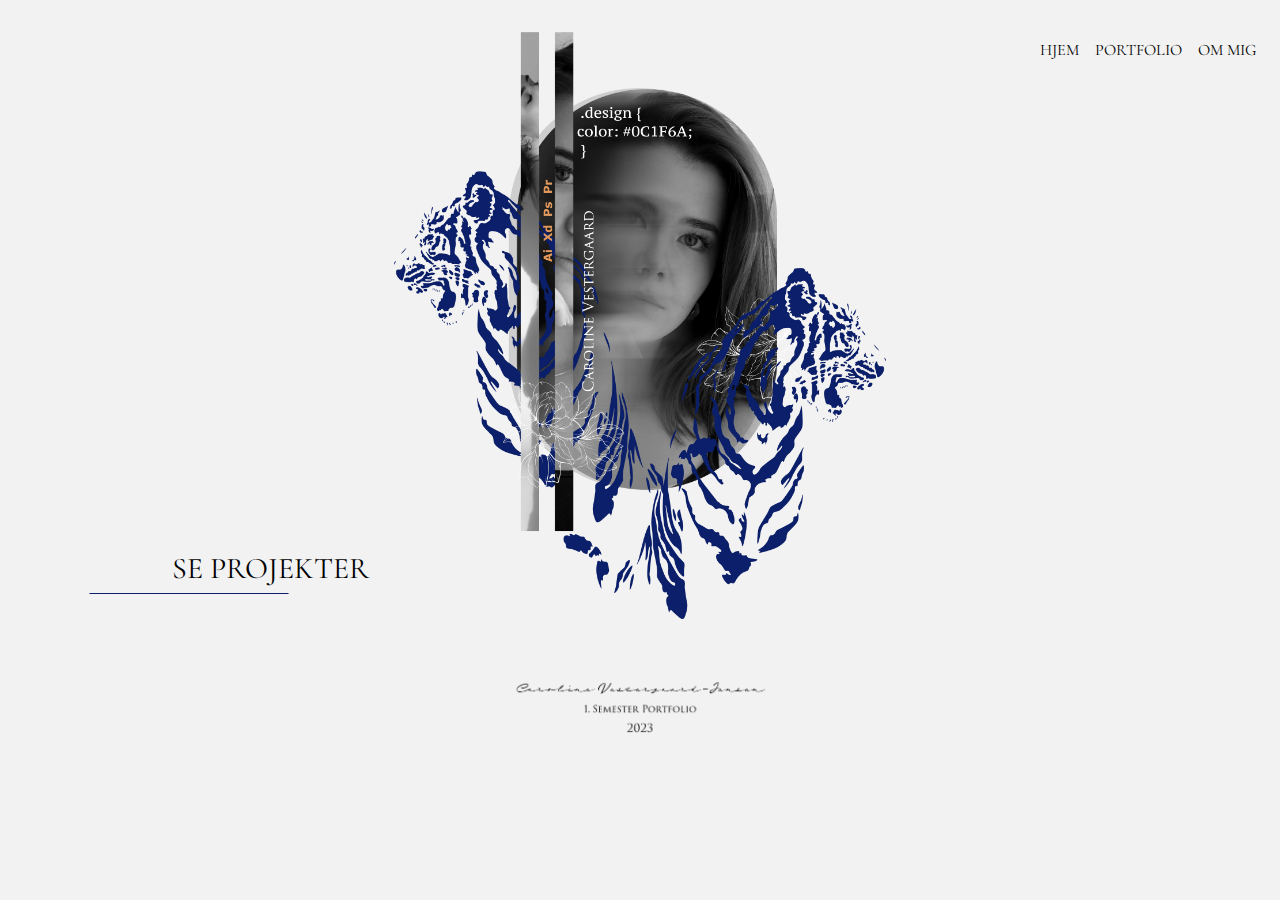
<file: index.html>
<!DOCTYPE html>
<html lang="da">

<head>
    <link rel="apple-touch-icon" sizes="180x180" href="favicon/apple-touch-icon.png">
    <link rel="icon" type="image/png" sizes="32x32" href="favicon/favicon-32x32.png">
    <link rel="icon" type="image/png" sizes="16x16" href="favicon/favicon-16x16.png">
    <link rel="manifest" href="favicon/site.webmanifest">
    <meta charset="UTF-8">
    <meta http-equiv="X-UA-Compatible" content="IE=edge">
    <meta name="viewport" content="width=device-width, initial-scale=1.0">
    <title>Forside</title>
    <link rel="preconnect" href="https://fonts.googleapis.com">
    <link rel="preconnect" href="https://fonts.gstatic.com" crossorigin>
    <link
        href="https://fonts.googleapis.com/css2?family=Annie+Use+Your+Telescope&family=Cinzel+Decorative&family=Cormorant+Garamond&family=Covered+By+Your+Grace&family=Dancing+Script&family=East+Sea+Dokdo&family=Fuzzy+Bubbles&family=Gilda+Display&family=Indie+Flower&family=Karma&family=Krona+One&family=Mansalva&family=Marcellus+SC&family=Neuton&family=Oooh+Baby&family=Open+Sans&family=Pacifico&family=Raleway+Dots&family=Raleway:ital,wght@0,400;1,200;1,300&family=Rock+Salt&family=Shippori+Mincho&display=swap"
        rel="stylesheet">
    <link rel="preconnect" href="https://fonts.googleapis.com">
    <link rel="preconnect" href="https://fonts.gstatic.com" crossorigin>
    <link
        href="https://fonts.googleapis.com/css2?family=Annie+Use+Your+Telescope&family=Cinzel+Decorative&family=Cormorant+Garamond&family=Covered+By+Your+Grace&family=Dancing+Script&family=East+Sea+Dokdo&family=Fuzzy+Bubbles&family=Gilda+Display&family=Indie+Flower&family=Inter:wght@300&family=Karma&family=Krona+One&family=Mansalva&family=Marcellus+SC&family=Neuton&family=Oooh+Baby&family=Open+Sans&family=Pacifico&family=Raleway+Dots&family=Raleway:ital,wght@0,400;1,200;1,300&family=Rock+Salt&family=Shippori+Mincho&display=swap"
        rel="stylesheet">
    <link rel="stylesheet" href="css/style.css">
    <link rel="stylesheet" href="css/index.css">
    <meta name="robots" content="noindex">
</head>

<body>
    <header class="banner">
        <nav class="main-menu">
            <button type="button" class="toggle-btn">MENU</button>
            <ul>
                <li><a href="index.html">HJEM</a></li>
                <li><a href="portfolio.html">PORTFOLIO</a></li>
                <li><a href="ommig.html">OM MIG</a></li>
            </ul>
        </nav>
    </header>
    <div class="baggrundsb">
        <img class="fade_in_b" src="billeder/baggrundo.webp" alt="baggrund">
    </div>
    <div>
        <div class="forsideknap">
            <a href="portfolio.html">SE PROJEKTER</a>
        </div>
        <div class="line">
            <img src="billeder/line.svg" alt="linje">
        </div>
    </div>
    <footer class="footer">
        <img src="billeder/footer.webp" alt="footer">
    </footer>
    <script src="js/index.js"></script>
</body>

</html>
</file>
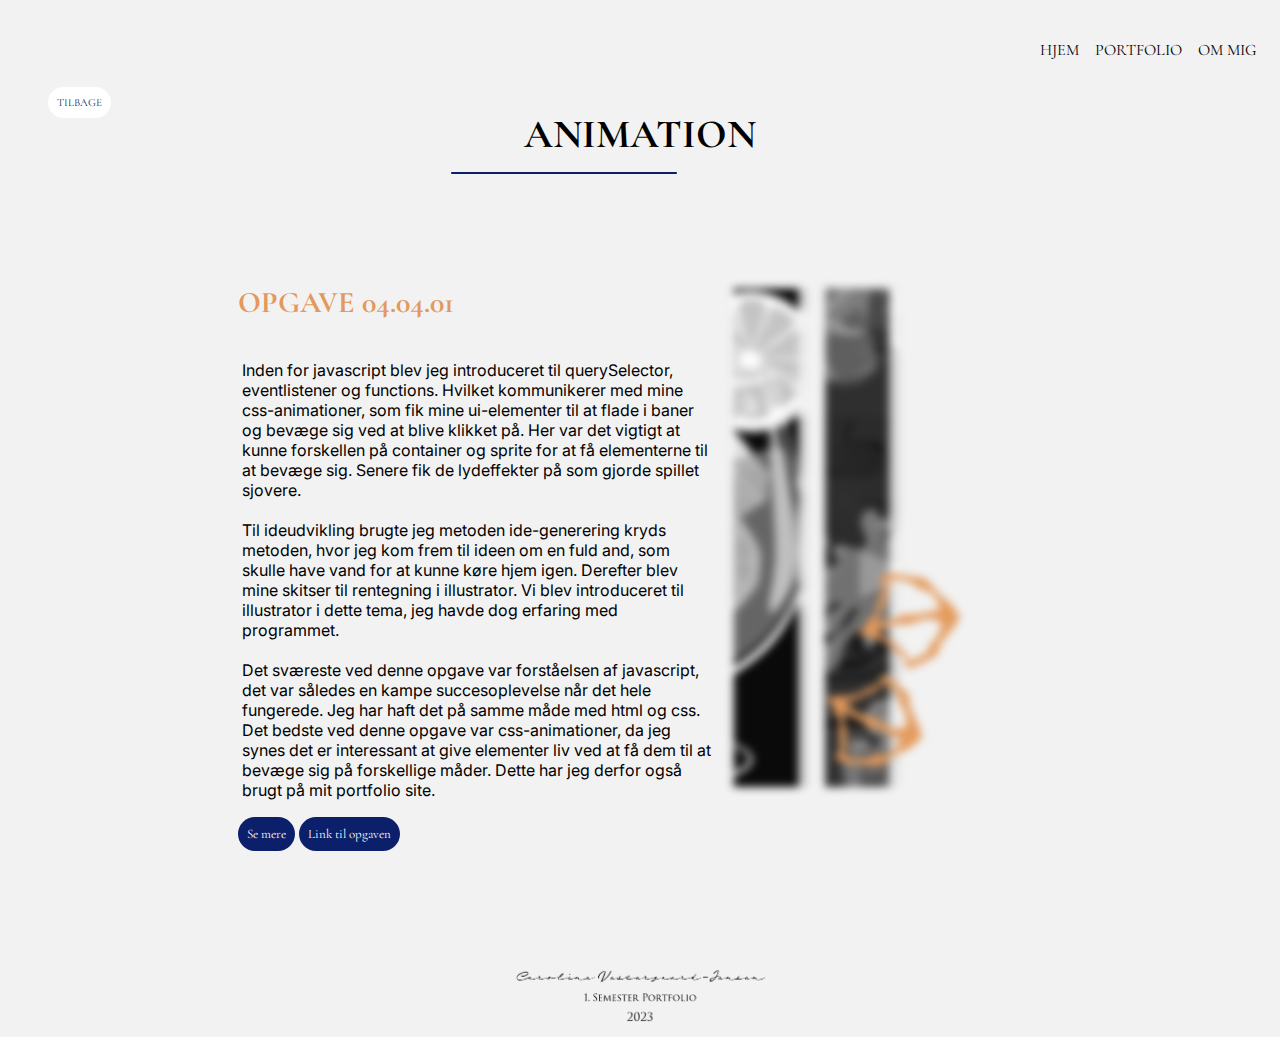
<file: animation.html>
<!DOCTYPE html>
<html lang="da">

<head>
    <link rel="apple-touch-icon" sizes="180x180" href="favicon/apple-touch-icon.png">
    <link rel="icon" type="image/png" sizes="32x32" href="favicon/favicon-32x32.png">
    <link rel="icon" type="image/png" sizes="16x16" href="favicon/favicon-16x16.png">
    <link rel="manifest" href="favicon/site.webmanifest">
    <meta charset="UTF-8">
    <meta http-equiv="X-UA-Compatible" content="IE=edge">
    <meta name="viewport" content="width=device-width, initial-scale=1.0">
    <title>Animation</title>
    <link rel="preconnect" href="https://fonts.googleapis.com">
    <link rel="preconnect" href="https://fonts.gstatic.com" crossorigin>
    <link
        href="https://fonts.googleapis.com/css2?family=Annie+Use+Your+Telescope&family=Cinzel+Decorative&family=Cormorant+Garamond&family=Covered+By+Your+Grace&family=Dancing+Script&family=East+Sea+Dokdo&family=Fuzzy+Bubbles&family=Gilda+Display&family=Indie+Flower&family=Karma&family=Krona+One&family=Mansalva&family=Marcellus+SC&family=Neuton&family=Oooh+Baby&family=Open+Sans&family=Pacifico&family=Raleway+Dots&family=Raleway:ital,wght@0,400;1,200;1,300&family=Rock+Salt&family=Shippori+Mincho&display=swap"
        rel="stylesheet">
    <link rel="preconnect" href="https://fonts.googleapis.com">
    <link rel="preconnect" href="https://fonts.gstatic.com" crossorigin>
    <link
        href="https://fonts.googleapis.com/css2?family=Annie+Use+Your+Telescope&family=Cinzel+Decorative&family=Cormorant+Garamond&family=Covered+By+Your+Grace&family=Dancing+Script&family=East+Sea+Dokdo&family=Fuzzy+Bubbles&family=Gilda+Display&family=Indie+Flower&family=Inter:wght@300&family=Karma&family=Krona+One&family=Mansalva&family=Marcellus+SC&family=Neuton&family=Oooh+Baby&family=Open+Sans&family=Pacifico&family=Raleway+Dots&family=Raleway:ital,wght@0,400;1,200;1,300&family=Rock+Salt&family=Shippori+Mincho&display=swap"
        rel="stylesheet">
    <link rel="stylesheet" href="css/style.css">
    <link rel="stylesheet" href="css/portfolio.css">
    <meta name="robots" content="noindex">
</head>

<body>
    <header class="banner">
        <nav class="main-menu">
            <button type="button" class="toggle-btn">MENU</button>
            <ul>
                <li><a href="index.html">HJEM</a></li>
                <li><a href="portfolio.html">PORTFOLIO</a></li>
                <li><a href="ommig.html">OM MIG</a></li>
            </ul>
        </nav>
    </header>
    <a class="knap_tilbage" href="portfolio.html">TILBAGE</a>

    <h1 class="overskrift_an">ANIMATION</h1>
    <div class="line_an">
        <img src="billeder/line.svg" alt="linje">
    </div>
    <div class="grid1_2">
        <div>
            <h4>OPGAVE 04.04.01</h4>
            <p>Inden for javascript blev jeg introduceret til querySelector, eventlistener og functions.
                Hvilket
                kommunikerer med mine
                css-animationer, som fik mine ui-elementer til at flade i baner og bevæge sig ved at blive klikket på.
                Her var det
                vigtigt at kunne forskellen på container og sprite for at få elementerne til at bevæge sig. Senere fik
                de lydeffekter på
                som gjorde spillet sjovere.
                <br><br>
                Til ideudvikling brugte jeg metoden ide-generering kryds metoden, hvor jeg kom frem til ideen om en fuld
                and, som skulle
                have vand for at kunne køre hjem igen. Derefter blev mine skitser til rentegning i illustrator. Vi blev
                introduceret til
                illustrator i dette tema, jeg havde dog erfaring med programmet.
                <br><br>
                Det sværeste ved denne opgave var forståelsen af javascript, det var således en kampe succesoplevelse
                når det hele
                fungerede. Jeg har haft det på samme måde med html og css.
                Det bedste ved denne opgave var css-animationer, da jeg synes det er interessant at give elementer liv
                ved at få dem til
                at bevæge sig på forskellige måder. Dette har jeg derfor også brugt på mit portfolio site.
            </p>
            <a class="knap" href="pdf/Ide_Caroline.pdf" target="_blank">Se mere</a>
            <a class="knap" href="http://cvj.dk/kea/04_animation/website " target="_blank">Link til opgaven</a>
        </div>
        <div class="image-container an_img">
            <img src="billeder/04_b1.webp" alt="04">
        </div>
    </div>
    <footer class="footer">
        <img src="billeder/footer.webp" alt="footer">
    </footer>
    <script src="js/index.js"></script>
</body>

</html>
</file>
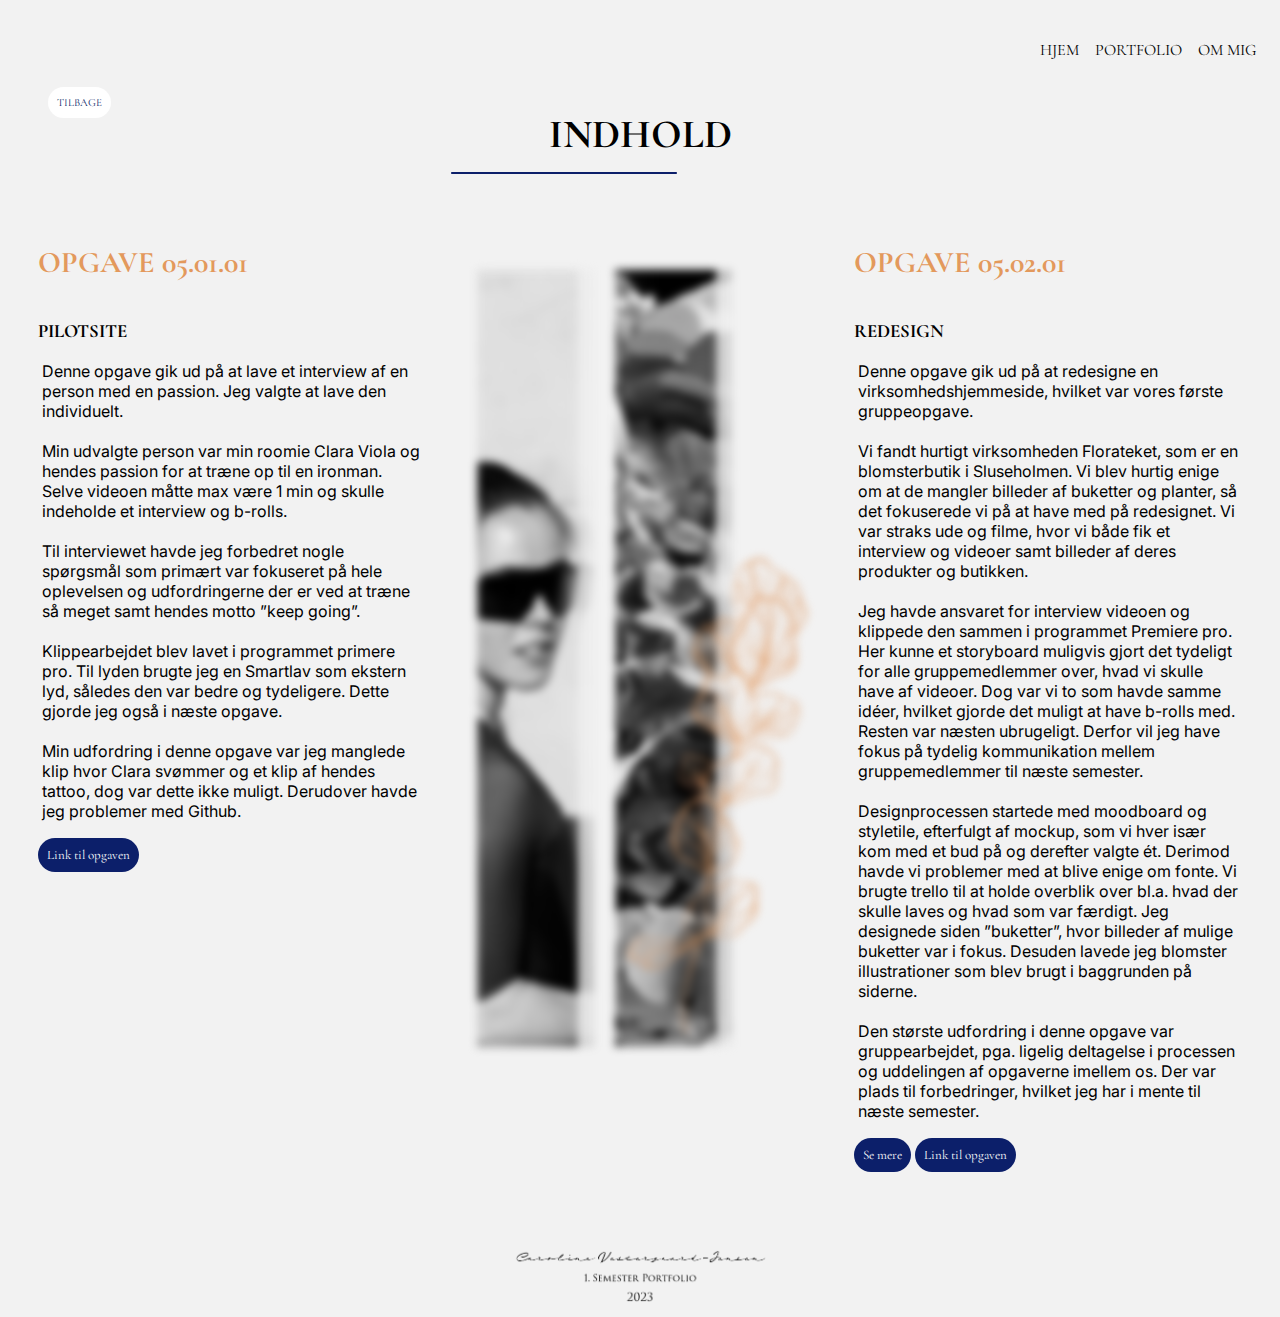
<file: indhold.html>
<!DOCTYPE html>
<html lang="da">

<head>
    <link rel="apple-touch-icon" sizes="180x180" href="favicon/apple-touch-icon.png">
    <link rel="icon" type="image/png" sizes="32x32" href="favicon/favicon-32x32.png">
    <link rel="icon" type="image/png" sizes="16x16" href="favicon/favicon-16x16.png">
    <link rel="manifest" href="favicon/site.webmanifest">
    <meta charset="UTF-8">
    <meta http-equiv="X-UA-Compatible" content="IE=edge">
    <meta name="viewport" content="width=device-width, initial-scale=1.0">
    <title>indhold</title>
    <link rel="preconnect" href="https://fonts.googleapis.com">
    <link rel="preconnect" href="https://fonts.gstatic.com" crossorigin>
    <link
        href="https://fonts.googleapis.com/css2?family=Annie+Use+Your+Telescope&family=Cinzel+Decorative&family=Cormorant+Garamond&family=Covered+By+Your+Grace&family=Dancing+Script&family=East+Sea+Dokdo&family=Fuzzy+Bubbles&family=Gilda+Display&family=Indie+Flower&family=Karma&family=Krona+One&family=Mansalva&family=Marcellus+SC&family=Neuton&family=Oooh+Baby&family=Open+Sans&family=Pacifico&family=Raleway+Dots&family=Raleway:ital,wght@0,400;1,200;1,300&family=Rock+Salt&family=Shippori+Mincho&display=swap"
        rel="stylesheet">
    <link rel="preconnect" href="https://fonts.googleapis.com">
    <link rel="preconnect" href="https://fonts.gstatic.com" crossorigin>
    <link
        href="https://fonts.googleapis.com/css2?family=Annie+Use+Your+Telescope&family=Cinzel+Decorative&family=Cormorant+Garamond&family=Covered+By+Your+Grace&family=Dancing+Script&family=East+Sea+Dokdo&family=Fuzzy+Bubbles&family=Gilda+Display&family=Indie+Flower&family=Inter:wght@300&family=Karma&family=Krona+One&family=Mansalva&family=Marcellus+SC&family=Neuton&family=Oooh+Baby&family=Open+Sans&family=Pacifico&family=Raleway+Dots&family=Raleway:ital,wght@0,400;1,200;1,300&family=Rock+Salt&family=Shippori+Mincho&display=swap"
        rel="stylesheet">
    <link rel="stylesheet" href="css/style.css">
    <link rel="stylesheet" href="css/portfolio.css">
    <meta name="robots" content="noindex">
</head>

<body>
    <header class="banner">
        <nav class="main-menu">
            <button type="button" class="toggle-btn">MENU</button>
            <ul>
                <li><a href="index.html">HJEM</a></li>
                <li><a href="portfolio.html">PORTFOLIO</a></li>
                <li><a href="ommig.html">OM MIG</a></li>
            </ul>
        </nav>
    </header>
    <a class="knap_tilbage" href="portfolio.html">TILBAGE</a>

    <h1 class="overskrift_an">INDHOLD</h1>
    <div class="line_an">
        <img src="billeder/line.svg" alt="linje">
    </div>
    <div class="grid1_3">
        <div>
            <h4>OPGAVE 05.01.01</h4>
            <h3>PILOTSITE</h3>
            <p>Denne opgave gik ud på at lave et interview af en person med en passion. Jeg valgte at lave den
                individuelt.
                <br><br>
                Min udvalgte person var min roomie Clara Viola og hendes passion for at træne op til en ironman. Selve
                videoen måtte max
                være 1 min og skulle indeholde et interview og b-rolls.
                <br><br>
                Til interviewet havde jeg forbedret nogle spørgsmål som primært var fokuseret på hele oplevelsen og
                udfordringerne der
                er ved at træne så meget samt hendes motto ”keep going”.
                <br><br>
                Klippearbejdet blev lavet i programmet primere pro. Til lyden brugte jeg en Smartlav som ekstern lyd,
                således den var
                bedre og tydeligere. Dette gjorde jeg også i næste opgave.
                <br><br>
                Min udfordring i denne opgave var jeg manglede klip hvor Clara svømmer og et klip af hendes tattoo, dog
                var dette ikke
                muligt. Derudover havde jeg problemer med Github.
            </p>
            <a class="knap" href="http://cvj.dk/kea/05_indhold/videosite/" target="_blank">Link til opgaven</a>
        </div>
        <div class="image-container">
            <img src="billeder/05_b.webp" alt="05">
        </div>
        <div>
            <h4>OPGAVE 05.02.01</h4>
            <h3>REDESIGN</h3>
            <p>Denne opgave gik ud på at redesigne en virksomhedshjemmeside, hvilket var vores første gruppeopgave.
                <br><br>
                Vi fandt hurtigt virksomheden Florateket, som er en blomsterbutik i Sluseholmen. Vi blev hurtig enige om
                at de mangler
                billeder af buketter og planter, så det fokuserede vi på at have med på redesignet. Vi var straks ude og
                filme, hvor vi
                både fik et interview og videoer samt billeder af deres produkter og butikken.
                <br><br>
                Jeg havde ansvaret for interview videoen og klippede den sammen i programmet Premiere pro. Her kunne et
                storyboard
                muligvis gjort det tydeligt for alle gruppemedlemmer over, hvad vi skulle have af videoer. Dog var vi to
                som havde samme
                idéer, hvilket gjorde det muligt at have b-rolls med. Resten var næsten ubrugeligt. Derfor vil jeg have
                fokus på tydelig
                kommunikation mellem gruppemedlemmer til næste semester.
                <br><br>
                Designprocessen startede med moodboard og styletile, efterfulgt af mockup, som vi hver især kom med et
                bud på og
                derefter valgte ét. Derimod havde vi problemer med at blive enige om fonte.
                Vi brugte trello til at holde overblik over bl.a. hvad der skulle laves og hvad som var færdigt.
                Jeg designede siden ”buketter”, hvor billeder af mulige buketter var i fokus. Desuden lavede jeg
                blomster illustrationer
                som blev brugt i baggrunden på siderne.
                <br><br>
                Den største udfordring i denne opgave var gruppearbejdet, pga. ligelig deltagelse i processen og
                uddelingen af opgaverne
                imellem os. Der var plads til forbedringer, hvilket jeg har i mente til næste semester.
            </p>
            <a class="knap" href="pdf/Procesdokument (1).pdf" target="_blank">Se mere</a>
            <a class="knap" href="https://transcendent-malasada-efe3d4.netlify.app" target="_blank">Link til opgaven</a>
        </div>
    </div>
    <footer class="footer">
        <img src="billeder/footer.webp" alt="footer">
    </footer>
    <script src="js/index.js"></script>
</body>

</html>
</file>
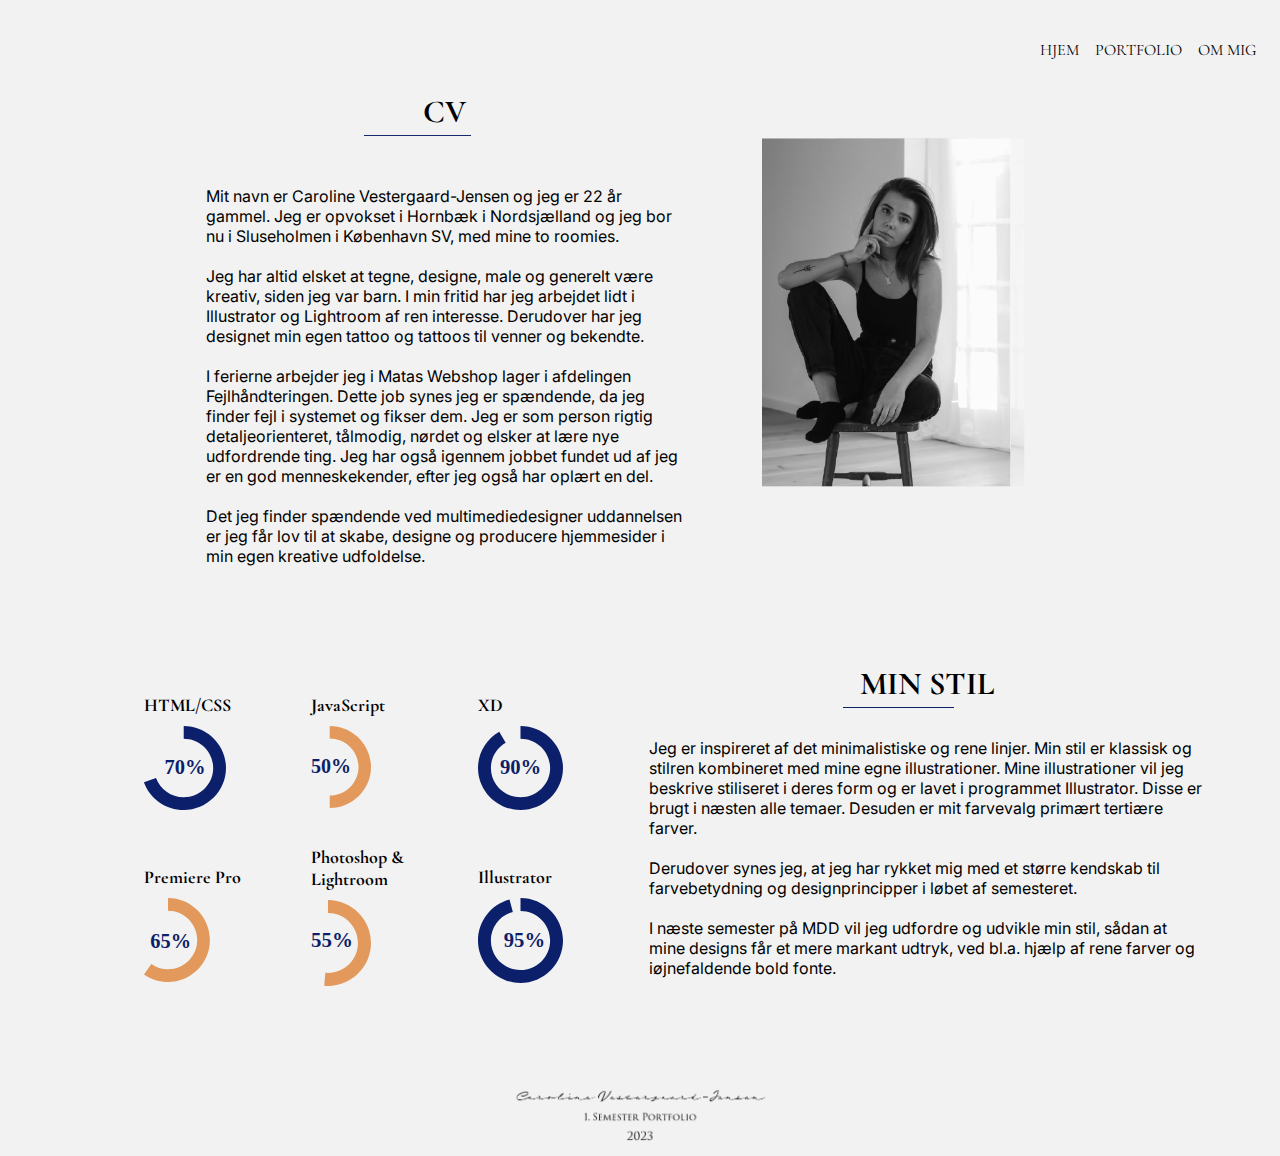
<file: ommig.html>
<!DOCTYPE html>
<html lang="da">

<head>
    <link rel="apple-touch-icon" sizes="180x180" href="favicon/apple-touch-icon.png">
    <link rel="icon" type="image/png" sizes="32x32" href="favicon/favicon-32x32.png">
    <link rel="icon" type="image/png" sizes="16x16" href="favicon/favicon-16x16.png">
    <link rel="manifest" href="favicon/site.webmanifest">
    <meta charset="UTF-8">
    <meta http-equiv="X-UA-Compatible" content="IE=edge">
    <meta name="viewport" content="width=device-width, initial-scale=1.0">
    <title>Om mig</title>
    <link rel="preconnect" href="https://fonts.googleapis.com">
    <link rel="preconnect" href="https://fonts.gstatic.com" crossorigin>
    <link
        href="https://fonts.googleapis.com/css2?family=Annie+Use+Your+Telescope&family=Cinzel+Decorative&family=Cormorant+Garamond&family=Covered+By+Your+Grace&family=Dancing+Script&family=East+Sea+Dokdo&family=Fuzzy+Bubbles&family=Gilda+Display&family=Indie+Flower&family=Karma&family=Krona+One&family=Mansalva&family=Marcellus+SC&family=Neuton&family=Oooh+Baby&family=Open+Sans&family=Pacifico&family=Raleway+Dots&family=Raleway:ital,wght@0,400;1,200;1,300&family=Rock+Salt&family=Shippori+Mincho&display=swap"
        rel="stylesheet">
    <link rel="preconnect" href="https://fonts.googleapis.com">
    <link rel="preconnect" href="https://fonts.gstatic.com" crossorigin>
    <link
        href="https://fonts.googleapis.com/css2?family=Annie+Use+Your+Telescope&family=Cinzel+Decorative&family=Cormorant+Garamond&family=Covered+By+Your+Grace&family=Dancing+Script&family=East+Sea+Dokdo&family=Fuzzy+Bubbles&family=Gilda+Display&family=Indie+Flower&family=Inter:wght@300&family=Karma&family=Krona+One&family=Mansalva&family=Marcellus+SC&family=Neuton&family=Oooh+Baby&family=Open+Sans&family=Pacifico&family=Raleway+Dots&family=Raleway:ital,wght@0,400;1,200;1,300&family=Rock+Salt&family=Shippori+Mincho&display=swap"
        rel="stylesheet">
    <link rel="stylesheet" href="css/style.css">
    <link rel="stylesheet" href="css/ommig.css">
    <meta name="robots" content="noindex">
</head>

<body>
    <header class="banner">
        <nav class="main-menu">
            <button type="button" class="toggle-btn">MENU</button>
            <ul>
                <li><a href="index.html">HJEM</a></li>
                <li><a href="portfolio.html">PORTFOLIO</a></li>
                <li><a href="ommig.html">OM MIG</a></li>
            </ul>
        </nav>
    </header>
    <div class="grid1_1">
        <div>
            <h1>CV</h1>
            <div class="line_om">
                <img src="billeder/line.svg" alt="linje">
            </div>
            <p class="p">Mit navn er Caroline Vestergaard-Jensen og jeg er 22 år gammel. Jeg er opvokset i Hornbæk i
                Nordsjælland og jeg bor nu i
                Sluseholmen i København SV, med mine to roomies.
                <br><br>
                Jeg har altid elsket at tegne, designe, male og generelt være kreativ, siden jeg var barn. I min fritid
                har jeg arbejdet
                lidt i Illustrator og Lightroom af ren interesse. Derudover har jeg designet min egen tattoo og tattoos
                til venner og
                bekendte.
                <br><br>
                I ferierne arbejder jeg i Matas Webshop lager i afdelingen Fejlhåndteringen. Dette job synes jeg er
                spændende, da jeg
                finder fejl i systemet og fikser dem. Jeg er som person rigtig detaljeorienteret, tålmodig, nørdet og
                elsker at lære nye
                udfordrende ting. Jeg har også igennem jobbet fundet ud af jeg er en god menneskekender, efter jeg også
                har oplært en
                del.
                <br><br>
                Det jeg finder spændende ved multimediedesigner uddannelsen er jeg får lov til at skabe, designe og
                producere
                hjemmesider i min egen kreative udfoldelse.
            </p>
        </div>
        <div class="stol_b">
            <img src="billeder/stol.png" alt="billede">
        </div>
    </div>
    <div class="grid1_1_1">
        <div class="grid1_2 grid1_3">
            <div>
                <h5>HTML/CSS</h5>
                <img class="b_70" src="billeder/70.svg" alt="70%">
            </div>
            <div>
                <h5>JavaScript</h5>
                <img class="b_50" src="billeder/50.svg" alt="50%">
            </div>

            <div>
                <h5>XD</h5>
                <img class="b_90" src="billeder/90.svg" alt="90%">
            </div>

            <div>
                <h5>Premiere Pro</h5>
                <img class="b_65" src="billeder/65.svg" alt="65%">
            </div>
            <div class="move">
                <h5>Photoshop &amp; Lightroom</h5>
                <img class="b_55" src="billeder/55.svg" alt="55%">
            </div>

            <div>
                <h5>Illustrator</h5>
                <img class="b_95" src="billeder/95.svg" alt="95%">
            </div>
        </div>
        <div>
            <h1>MIN STIL</h1>
            <div class="line_om">
                <img src="billeder/line.svg" alt="linje">
            </div>
            <p class="room">Jeg er inspireret af det minimalistiske og rene linjer. Min stil er klassisk og stilren
                kombineret med
                mine egne
                illustrationer. Mine illustrationer vil jeg beskrive stiliseret i deres form og er lavet i programmet
                Illustrator. Disse
                er brugt i næsten alle temaer. Desuden er mit farvevalg primært tertiære farver.
                <br><br>
                Derudover synes jeg, at jeg har rykket mig med et større kendskab til farvebetydning og designprincipper
                i løbet af
                semesteret.
                <br><br>
                I næste semester på MDD vil jeg udfordre og udvikle min stil, sådan at mine designs får et mere markant
                udtryk, ved
                bl.a. hjælp af rene farver og iøjnefaldende bold fonte.
            </p>
        </div>
    </div>

    <footer class="footer">
        <img src="billeder/footer.webp" alt="footer">
    </footer>
    <script src="js/index.js"></script>
</body>

</html>
</file>
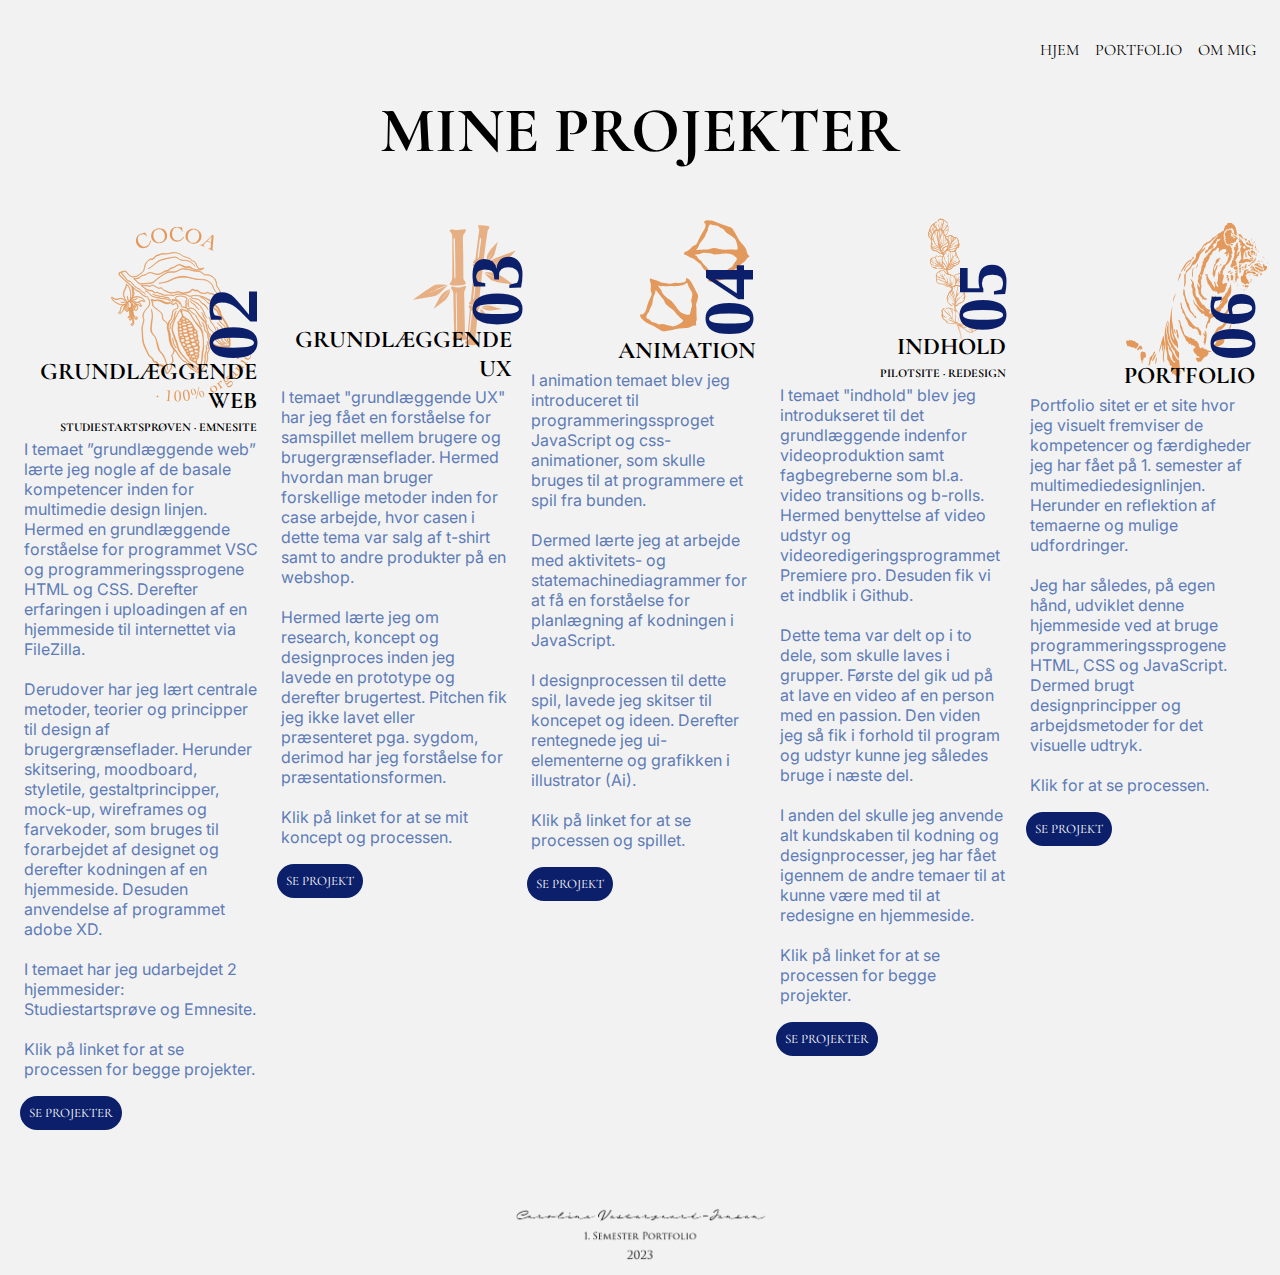
<file: portfolio.html>
<!DOCTYPE html>
<html lang="da">

<head>
    <link rel="apple-touch-icon" sizes="180x180" href="favicon/apple-touch-icon.png">
    <link rel="icon" type="image/png" sizes="32x32" href="favicon/favicon-32x32.png">
    <link rel="icon" type="image/png" sizes="16x16" href="favicon/favicon-16x16.png">
    <link rel="manifest" href="favicon/site.webmanifest">
    <meta charset="UTF-8">
    <meta http-equiv="X-UA-Compatible" content="IE=edge">
    <meta name="viewport" content="width=device-width, initial-scale=1.0">
    <title>Portfolio</title>
    <link rel="preconnect" href="https://fonts.googleapis.com">
    <link rel="preconnect" href="https://fonts.gstatic.com" crossorigin>
    <link
        href="https://fonts.googleapis.com/css2?family=Annie+Use+Your+Telescope&family=Cinzel+Decorative&family=Cormorant+Garamond&family=Covered+By+Your+Grace&family=Dancing+Script&family=East+Sea+Dokdo&family=Fuzzy+Bubbles&family=Gilda+Display&family=Indie+Flower&family=Karma&family=Krona+One&family=Mansalva&family=Marcellus+SC&family=Neuton&family=Oooh+Baby&family=Open+Sans&family=Pacifico&family=Raleway+Dots&family=Raleway:ital,wght@0,400;1,200;1,300&family=Rock+Salt&family=Shippori+Mincho&display=swap"
        rel="stylesheet">
    <link rel="preconnect" href="https://fonts.googleapis.com">
    <link rel="preconnect" href="https://fonts.gstatic.com" crossorigin>
    <link
        href="https://fonts.googleapis.com/css2?family=Annie+Use+Your+Telescope&family=Cinzel+Decorative&family=Cormorant+Garamond&family=Covered+By+Your+Grace&family=Dancing+Script&family=East+Sea+Dokdo&family=Fuzzy+Bubbles&family=Gilda+Display&family=Indie+Flower&family=Inter:wght@300&family=Karma&family=Krona+One&family=Mansalva&family=Marcellus+SC&family=Neuton&family=Oooh+Baby&family=Open+Sans&family=Pacifico&family=Raleway+Dots&family=Raleway:ital,wght@0,400;1,200;1,300&family=Rock+Salt&family=Shippori+Mincho&display=swap"
        rel="stylesheet">
    <link rel="stylesheet" href="css/style.css">
    <link rel="stylesheet" href="css/portfolio.css">
    <meta name="robots" content="noindex">
</head>

<body>
    <header class="banner">
        <nav class="main-menu">
            <button type="button" class="toggle-btn">MENU</button>
            <ul>
                <li><a href="index.html">HJEM</a></li>
                <li><a href="portfolio.html">PORTFOLIO</a></li>
                <li><a href="ommig.html">OM MIG</a></li>
            </ul>
        </nav>
    </header>
    <h1 class="overskrift">MINE PROJEKTER</h1>

    <div class="grid1_5">
        <div class="container grid_b">

            <img class="img2 grid-item" src="billeder/02.svg" alt="02">
            <div class="text-overlay">
                <h2 class="text2">GRUNDLÆGGENDE WEB</h2>
            </div>
            <h3 class="text2_2">STUDIESTARTSPRØVEN · EMNESITE</h3>
            <div class="border">
                <p class="blue">I temaet ”grundlæggende web” lærte jeg nogle af de basale kompetencer inden for
                    multimedie design
                    linjen.
                    Hermed en
                    grundlæggende forståelse for programmet VSC og programmeringssprogene HTML og CSS. Derefter
                    erfaringen i
                    uploadingen af
                    en hjemmeside til internettet via FileZilla.
                    <br><br>
                    Derudover har jeg lært centrale metoder, teorier og principper til design af brugergrænseflader.
                    Herunder skitsering,
                    moodboard, styletile, gestaltprincipper, mock-up, wireframes og farvekoder, som bruges til
                    forarbejdet
                    af designet og
                    derefter kodningen af en hjemmeside. Desuden anvendelse af programmet adobe XD.
                    <br><br>
                    I temaet har jeg udarbejdet 2 hjemmesider: Studiestartsprøve og Emnesite.
                    <br><br>
                    Klik på linket for at se processen for begge projekter.
                </p>

                <a class="knap" href="web.html">SE PROJEKTER</a>
            </div>
        </div>
        <div class="container grid_b">

            <img class="img3 grid-item" src="billeder/03.svg" alt="03">
            <div class="text-overlay">
                <h2 class="text3">GRUNDLÆGGENDE UX</h2>
            </div>
            <div class="border">
                <p class="blue">I temaet "grundlæggende UX" har jeg fået en forståelse for samspillet mellem brugere og
                    brugergrænseflader.
                    Hermed hvordan
                    man bruger forskellige metoder inden for case arbejde, hvor casen i dette tema var salg af
                    t-shirt
                    samt
                    to andre
                    produkter på en webshop.
                    <br><br>
                    Hermed lærte jeg om research, koncept og designproces inden jeg lavede en prototype og derefter
                    brugertest. Pitchen fik
                    jeg ikke lavet eller præsenteret pga. sygdom, derimod har jeg forståelse for
                    præsentationsformen.
                    <br><br>
                    Klik på linket for at se mit koncept og processen.
                </p>
                <a class="knap" href="ux.html">SE PROJEKT</a>
            </div>
        </div>
        <div class="grid_b">

            <img class="img4 grid-item" src="billeder/04.svg" alt="04">
            <div class="text-overlay">
                <h2 class="text4">ANIMATION</h2>
            </div>
            <div class="border">
                <p class="blue">I animation temaet blev jeg introduceret til programmeringssproget JavaScript og
                    css-animationer,
                    som
                    skulle bruges til
                    at programmere et spil fra bunden.
                    <br><br>
                    Dermed lærte jeg at arbejde med aktivitets- og statemachinediagrammer for at få en forståelse
                    for
                    planlægning af
                    kodningen i JavaScript.
                    <br><br>
                    I designprocessen til dette spil, lavede jeg skitser til koncepet og ideen. Derefter rentegnede
                    jeg
                    ui-elementerne og
                    grafikken i illustrator (Ai).
                    <br><br>
                    Klik på linket for at se processen og spillet.
                </p>
                <a class="knap" href="animation.html">SE PROJEKT</a>
            </div>
        </div>
        <div class="grid_b">

            <img class="img5 grid-item" src="billeder/05.svg" alt="05">
            <h2 class="text5">INDHOLD</h2>
            <h3 class="text2_5">PILOTSITE · REDESIGN</h3>
            <div class="text-container">
                <div class="border">
                    <p class="blue">I temaet "indhold" blev jeg introdukseret til det grundlæggende indenfor
                        videoproduktion samt
                        fagbegreberne som bl.a.
                        video transitions og b-rolls. Hermed benyttelse af video udstyr og videoredigeringsprogrammet
                        Premiere pro. Desuden fik
                        vi et indblik i Github.
                        <br><br>
                        Dette tema var delt op i to dele, som skulle laves i grupper. Første del gik ud på at lave en
                        video
                        af en person med en
                        passion. Den viden jeg så fik i forhold til program og udstyr kunne jeg således bruge i næste
                        del.
                        <br><br>
                        I anden del skulle jeg anvende alt kundskaben til kodning og designprocesser, jeg har fået
                        igennem
                        de andre temaer til
                        at kunne være med til at redesigne en hjemmeside.
                        <br><br>
                        Klik på linket for at se processen for begge projekter.
                    </p>
                    <a class="knap" href="indhold.html">SE PROJEKTER</a>
                </div>
            </div>
        </div>
        <div class="container grid_b">

            <img class="img6 grid-item" src="billeder/06.svg" alt="06">
            <div class="text-overlay">
                <h2 class="text6">PORTFOLIO</h2>
                <div class="border">
                    <p class="blue">Portfolio sitet er et site hvor jeg visuelt fremviser de kompetencer og færdigheder
                        jeg har fået
                        på
                        1.
                        semester af
                        multimediedesignlinjen. Herunder en reflektion af temaerne og mulige udfordringer.<br><br>

                        Jeg har således, på egen hånd, udviklet denne hjemmeside ved at bruge programmeringssprogene
                        HTML,
                        CSS
                        og JavaScript.<br>
                        Dermed brugt designprincipper og arbejdsmetoder for det visuelle udtryk.
                        <br><br>
                        Klik for at se processen.
                    </p>
                    <a class="knap" href="portfolioside.html">SE PROJEKT</a>
                </div>
            </div>
        </div>
    </div>

    <footer class="footer">
        <img src="billeder/footer.webp" alt="footer">
    </footer>
    <script src="js/index.js"></script>
</body>

</html>
</file>
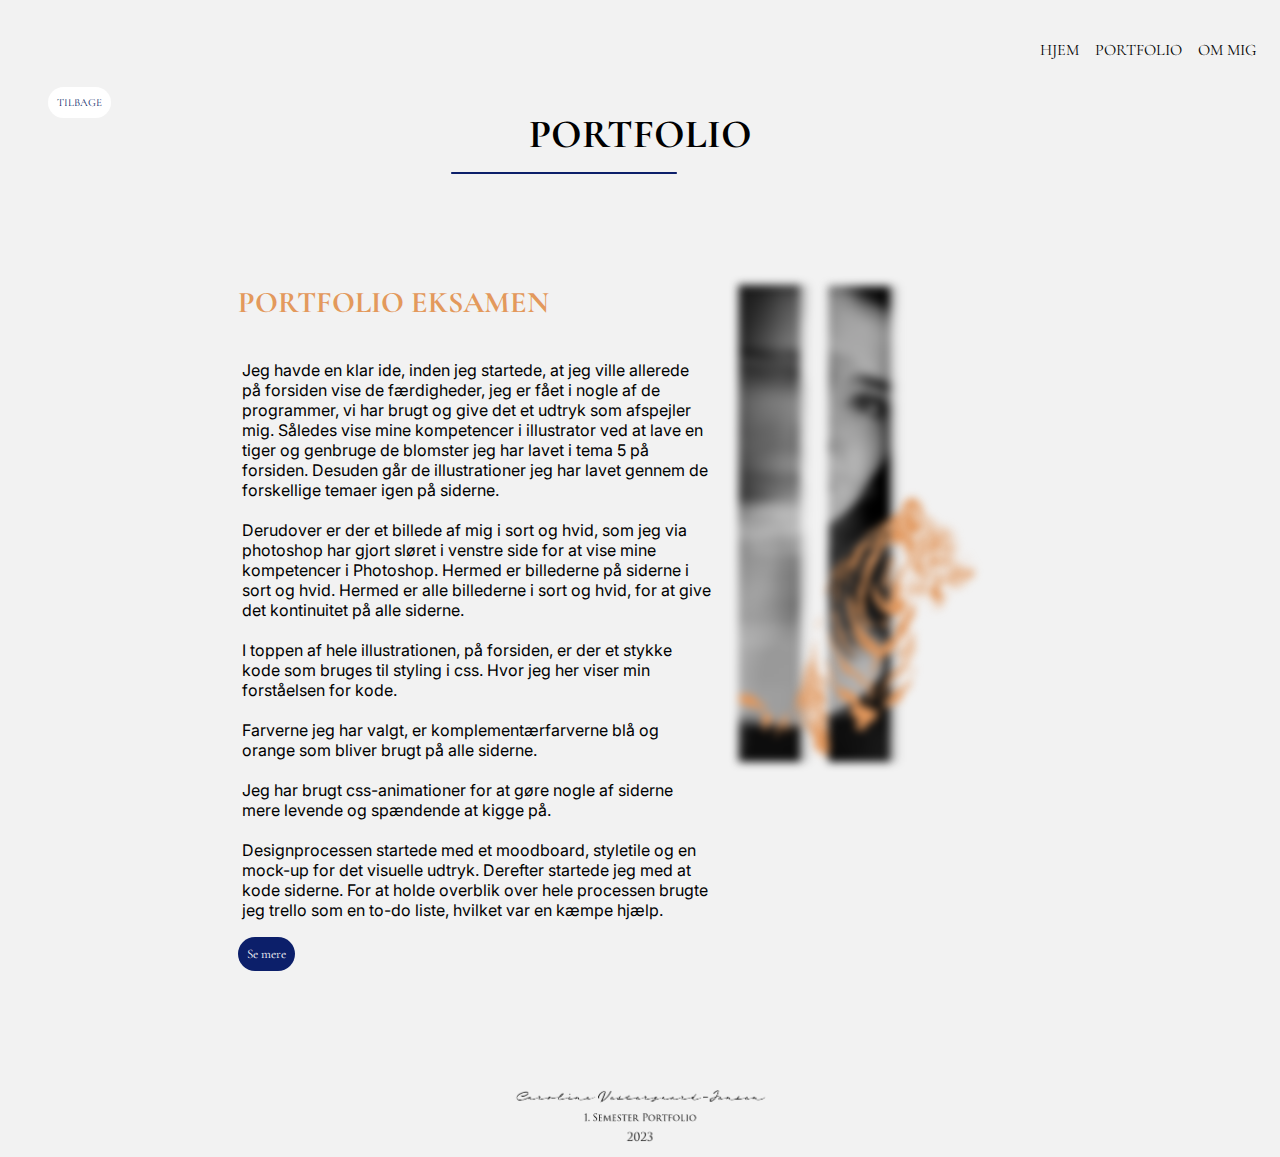
<file: portfolioside.html>
<!DOCTYPE html>
<html lang="da">

<head>
    <link rel="apple-touch-icon" sizes="180x180" href="favicon/apple-touch-icon.png">
    <link rel="icon" type="image/png" sizes="32x32" href="favicon/favicon-32x32.png">
    <link rel="icon" type="image/png" sizes="16x16" href="favicon/favicon-16x16.png">
    <link rel="manifest" href="favicon/site.webmanifest">
    <meta charset="UTF-8">
    <meta http-equiv="X-UA-Compatible" content="IE=edge">
    <meta name="viewport" content="width=device-width, initial-scale=1.0">
    <title>Portfolio</title>
    <link rel="preconnect" href="https://fonts.googleapis.com">
    <link rel="preconnect" href="https://fonts.gstatic.com" crossorigin>
    <link
        href="https://fonts.googleapis.com/css2?family=Annie+Use+Your+Telescope&family=Cinzel+Decorative&family=Cormorant+Garamond&family=Covered+By+Your+Grace&family=Dancing+Script&family=East+Sea+Dokdo&family=Fuzzy+Bubbles&family=Gilda+Display&family=Indie+Flower&family=Karma&family=Krona+One&family=Mansalva&family=Marcellus+SC&family=Neuton&family=Oooh+Baby&family=Open+Sans&family=Pacifico&family=Raleway+Dots&family=Raleway:ital,wght@0,400;1,200;1,300&family=Rock+Salt&family=Shippori+Mincho&display=swap"
        rel="stylesheet">
    <link rel="preconnect" href="https://fonts.googleapis.com">
    <link rel="preconnect" href="https://fonts.gstatic.com" crossorigin>
    <link
        href="https://fonts.googleapis.com/css2?family=Annie+Use+Your+Telescope&family=Cinzel+Decorative&family=Cormorant+Garamond&family=Covered+By+Your+Grace&family=Dancing+Script&family=East+Sea+Dokdo&family=Fuzzy+Bubbles&family=Gilda+Display&family=Indie+Flower&family=Inter:wght@300&family=Karma&family=Krona+One&family=Mansalva&family=Marcellus+SC&family=Neuton&family=Oooh+Baby&family=Open+Sans&family=Pacifico&family=Raleway+Dots&family=Raleway:ital,wght@0,400;1,200;1,300&family=Rock+Salt&family=Shippori+Mincho&display=swap"
        rel="stylesheet">
    <link rel="stylesheet" href="css/style.css">
    <link rel="stylesheet" href="css/portfolio.css">
    <meta name="robots" content="noindex">
</head>

<body>
    <header class="banner">
        <nav class="main-menu">
            <button type="button" class="toggle-btn">MENU</button>
            <ul>
                <li><a href="index.html">HJEM</a></li>
                <li><a href="portfolio.html">PORTFOLIO</a></li>
                <li><a href="ommig.html">OM MIG</a></li>
            </ul>
        </nav>
    </header>
    <a class="knap_tilbage" href="portfolio.html">TILBAGE</a>

    <h1 class="overskrift_an">PORTFOLIO</h1>
    <div class="line_an">
        <img src="billeder/line.svg" alt="linje">
    </div>
    <div class="grid1_2">
        <div>
            <h4>PORTFOLIO EKSAMEN</h4>
            <p>Jeg havde en klar ide, inden jeg startede, at jeg ville allerede på forsiden vise de færdigheder, jeg er
                fået i nogle af
                de programmer, vi har brugt og give det et udtryk som afspejler mig. Således vise mine kompetencer i
                illustrator ved at
                lave en tiger og genbruge de blomster jeg har lavet i tema 5 på forsiden. Desuden går de illustrationer
                jeg har lavet
                gennem de forskellige temaer igen på siderne.
                <br><br>
                Derudover er der et billede af mig i sort og hvid, som jeg via photoshop har gjort sløret i venstre side
                for at vise
                mine kompetencer i Photoshop. Hermed er billederne på siderne i sort og hvid. Hermed er alle billederne
                i sort og hvid, for at give det kontinuitet på alle siderne.
                <br><br>
                I toppen af hele illustrationen, på forsiden, er der et stykke kode som bruges til styling i css. Hvor
                jeg her viser min
                forståelsen for kode.
                <br><br>
                Farverne jeg har valgt, er komplementærfarverne blå og orange som bliver brugt på alle siderne.
                <br><br>
                Jeg har brugt css-animationer for at gøre nogle af siderne mere levende og spændende at kigge på.
                <br><br>
                Designprocessen startede med et moodboard, styletile og en mock-up for det visuelle udtryk. Derefter
                startede jeg med at
                kode siderne. For at holde overblik over hele processen brugte jeg trello som en to-do liste, hvilket
                var en kæmpe hjælp.
            </p>
            <a class="knap" href="https://xd.adobe.com/view/c59ebd92-021b-4624-b33c-f93a82638b36-90cd/"
                target="_blank">Se mere</a>
        </div>
        <div class="image-container ux_img">
            <img src="billeder/06_b.webp" alt="06">
        </div>
    </div>
    <footer class="footer">
        <img src="billeder/footer.webp" alt="footer">
    </footer>
    <script src="js/index.js"></script>
</body>

</html>
</file>
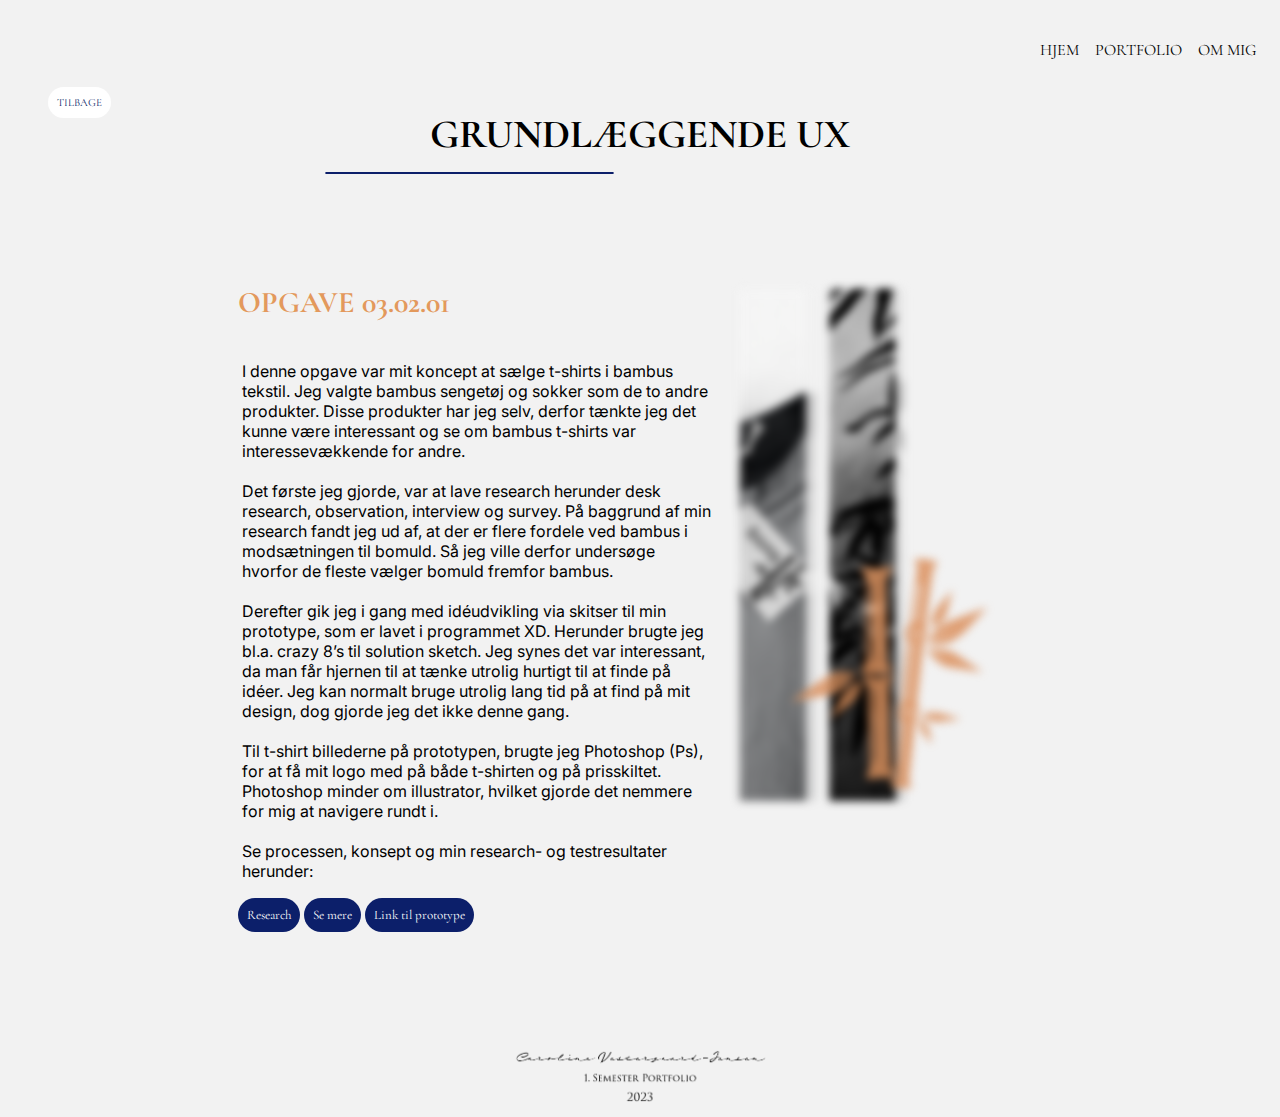
<file: ux.html>
<!DOCTYPE html>
<html lang="da">

<head>
    <link rel="apple-touch-icon" sizes="180x180" href="favicon/apple-touch-icon.png">
    <link rel="icon" type="image/png" sizes="32x32" href="favicon/favicon-32x32.png">
    <link rel="icon" type="image/png" sizes="16x16" href="favicon/favicon-16x16.png">
    <link rel="manifest" href="favicon/site.webmanifest">
    <meta charset="UTF-8">
    <meta http-equiv="X-UA-Compatible" content="IE=edge">
    <meta name="viewport" content="width=device-width, initial-scale=1.0">
    <title>Grundlæggende UX</title>
    <link rel="preconnect" href="https://fonts.googleapis.com">
    <link rel="preconnect" href="https://fonts.gstatic.com" crossorigin>
    <link
        href="https://fonts.googleapis.com/css2?family=Annie+Use+Your+Telescope&family=Cinzel+Decorative&family=Cormorant+Garamond&family=Covered+By+Your+Grace&family=Dancing+Script&family=East+Sea+Dokdo&family=Fuzzy+Bubbles&family=Gilda+Display&family=Indie+Flower&family=Karma&family=Krona+One&family=Mansalva&family=Marcellus+SC&family=Neuton&family=Oooh+Baby&family=Open+Sans&family=Pacifico&family=Raleway+Dots&family=Raleway:ital,wght@0,400;1,200;1,300&family=Rock+Salt&family=Shippori+Mincho&display=swap"
        rel="stylesheet">
    <link rel="preconnect" href="https://fonts.googleapis.com">
    <link rel="preconnect" href="https://fonts.gstatic.com" crossorigin>
    <link
        href="https://fonts.googleapis.com/css2?family=Annie+Use+Your+Telescope&family=Cinzel+Decorative&family=Cormorant+Garamond&family=Covered+By+Your+Grace&family=Dancing+Script&family=East+Sea+Dokdo&family=Fuzzy+Bubbles&family=Gilda+Display&family=Indie+Flower&family=Inter:wght@300&family=Karma&family=Krona+One&family=Mansalva&family=Marcellus+SC&family=Neuton&family=Oooh+Baby&family=Open+Sans&family=Pacifico&family=Raleway+Dots&family=Raleway:ital,wght@0,400;1,200;1,300&family=Rock+Salt&family=Shippori+Mincho&display=swap"
        rel="stylesheet">
    <link rel="stylesheet" href="css/style.css">
    <link rel="stylesheet" href="css/portfolio.css">
    <meta name="robots" content="noindex">
</head>

<body>
    <header class="banner">
        <nav class="main-menu">
            <button type="button" class="toggle-btn">MENU</button>
            <ul>
                <li><a href="index.html">HJEM</a></li>
                <li><a href="portfolio.html">PORTFOLIO</a></li>
                <li><a href="ommig.html">OM MIG</a></li>
            </ul>
        </nav>
    </header>
    <a class="knap_tilbage" href="portfolio.html">TILBAGE</a>
    <h1 class="overskrift_web">GRUNDLÆGGENDE UX</h1>
    <div class="line_web">
        <img src="billeder/line.svg" alt="linje">
    </div>
    <div class="grid1_2">
        <div>
            <h4>OPGAVE 03.02.01</h4>
            <p>I denne opgave var mit koncept at sælge t-shirts i bambus tekstil. Jeg valgte bambus sengetøj og sokker
                som de to andre
                produkter. Disse produkter har jeg selv, derfor tænkte jeg det kunne være interessant og se om bambus
                t-shirts var
                interessevækkende for andre.
                <br><br>
                Det første jeg gjorde, var at lave research herunder desk research, observation, interview og survey. På
                baggrund af min
                research fandt jeg ud af, at der er flere fordele ved bambus i modsætningen til bomuld. Så jeg ville
                derfor undersøge
                hvorfor de fleste vælger bomuld fremfor bambus.
                <br><br>
                Derefter gik jeg i gang med idéudvikling via skitser til min prototype, som er lavet i programmet XD.
                Herunder brugte
                jeg bl.a. crazy 8’s til solution sketch. Jeg synes det var interessant, da man får hjernen til at tænke
                utrolig hurtigt
                til at finde på idéer. Jeg kan normalt bruge utrolig lang tid på at find på mit design, dog gjorde jeg
                det ikke denne
                gang.
                <br><br>
                Til t-shirt billederne på prototypen, brugte jeg Photoshop (Ps), for at få mit logo med på både
                t-shirten og på
                prisskiltet. Photoshop minder om illustrator, hvilket gjorde det nemmere for mig at navigere rundt i.
                <br><br>
                Se processen, konsept og min research- og testresultater herunder:
            </p>
            <a class="knap" href="pdf/03-01-01_Research_Caroline.pdf" target="_blank">Research</a>
            <a class="knap" href="pdf/03-02-01_prototyper.pdf" target="_blank">Se mere</a>
            <a class="knap" href="http://xd.adobe.com/view/0de2a2a5-320c-4258-91b8-9538911c922c-58b1/"
                target="_blank">Link til prototype</a>
        </div>
        <div class="image-container ux_img">
            <img src="billeder/03_b.webp" alt="03">
        </div>
    </div>
    <footer class="footer">
        <img src="billeder/footer.webp" alt="footer">
    </footer>
    <script src="js/index.js"></script>
</body>

</html>
</file>
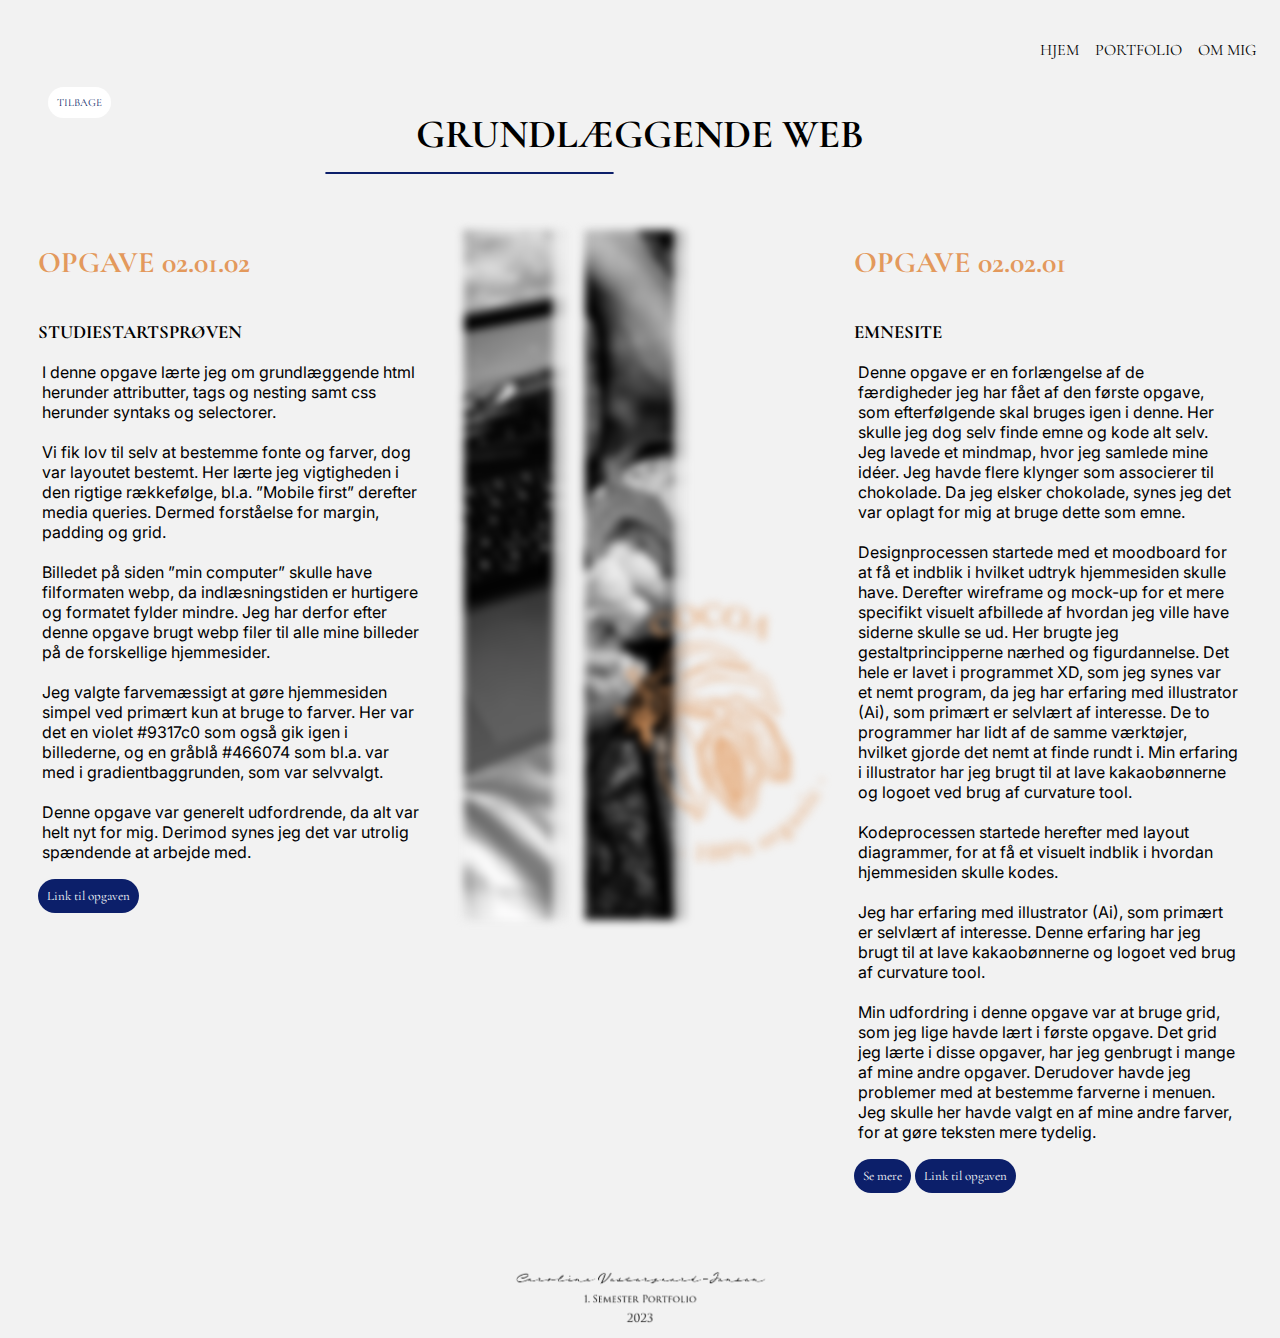
<file: web.html>
<!DOCTYPE html>
<html lang="da">

<head>
    <link rel="apple-touch-icon" sizes="180x180" href="favicon/apple-touch-icon.png">
    <link rel="icon" type="image/png" sizes="32x32" href="favicon/favicon-32x32.png">
    <link rel="icon" type="image/png" sizes="16x16" href="favicon/favicon-16x16.png">
    <link rel="manifest" href="favicon/site.webmanifest">
    <meta charset="UTF-8">
    <meta http-equiv="X-UA-Compatible" content="IE=edge">
    <meta name="viewport" content="width=device-width, initial-scale=1.0">
    <title>Grundlæggende WEB</title>
    <link rel="preconnect" href="https://fonts.googleapis.com">
    <link rel="preconnect" href="https://fonts.gstatic.com" crossorigin>
    <link
        href="https://fonts.googleapis.com/css2?family=Annie+Use+Your+Telescope&family=Cinzel+Decorative&family=Cormorant+Garamond&family=Covered+By+Your+Grace&family=Dancing+Script&family=East+Sea+Dokdo&family=Fuzzy+Bubbles&family=Gilda+Display&family=Indie+Flower&family=Karma&family=Krona+One&family=Mansalva&family=Marcellus+SC&family=Neuton&family=Oooh+Baby&family=Open+Sans&family=Pacifico&family=Raleway+Dots&family=Raleway:ital,wght@0,400;1,200;1,300&family=Rock+Salt&family=Shippori+Mincho&display=swap"
        rel="stylesheet">
    <link rel="preconnect" href="https://fonts.googleapis.com">
    <link rel="preconnect" href="https://fonts.gstatic.com" crossorigin>
    <link
        href="https://fonts.googleapis.com/css2?family=Annie+Use+Your+Telescope&family=Cinzel+Decorative&family=Cormorant+Garamond&family=Covered+By+Your+Grace&family=Dancing+Script&family=East+Sea+Dokdo&family=Fuzzy+Bubbles&family=Gilda+Display&family=Indie+Flower&family=Inter:wght@300&family=Karma&family=Krona+One&family=Mansalva&family=Marcellus+SC&family=Neuton&family=Oooh+Baby&family=Open+Sans&family=Pacifico&family=Raleway+Dots&family=Raleway:ital,wght@0,400;1,200;1,300&family=Rock+Salt&family=Shippori+Mincho&display=swap"
        rel="stylesheet">
    <link rel="stylesheet" href="css/style.css">
    <link rel="stylesheet" href="css/portfolio.css">
    <meta name="robots" content="noindex">
</head>

<body>
    <header class="banner">
        <nav class="main-menu">
            <button type="button" class="toggle-btn">MENU</button>
            <ul>
                <li><a href="index.html">HJEM</a></li>
                <li><a href="portfolio.html">PORTFOLIO</a></li>
                <li><a href="ommig.html">OM MIG</a></li>
            </ul>
        </nav>
    </header>
    <a class="knap_tilbage" href="portfolio.html">TILBAGE</a>
    <h1 class="overskrift_web">GRUNDLÆGGENDE WEB</h1>
    <div class="line_web">
        <img src="billeder/line.svg" alt="linje">
    </div>
    <div class="grid1_3">
        <div>
            <h4>OPGAVE 02.01.02</h4>
            <h3>STUDIESTARTSPRØVEN</h3>
            <p>I denne opgave lærte jeg om grundlæggende html herunder attributter, tags og nesting samt css herunder
                syntaks og
                selectorer.
                <br><br>
                Vi fik lov til selv at bestemme fonte og farver, dog var layoutet bestemt. Her lærte jeg vigtigheden i
                den rigtige
                rækkefølge, bl.a. ”Mobile first” derefter media queries. Dermed forståelse for margin, padding og grid.
                <br><br>
                Billedet på siden ”min computer” skulle have filformaten webp, da indlæsningstiden er hurtigere og
                formatet fylder
                mindre. Jeg har derfor efter denne opgave brugt webp filer til alle mine billeder på de forskellige
                hjemmesider.
                <br><br>
                Jeg valgte farvemæssigt at gøre hjemmesiden simpel ved primært kun at bruge to farver. Her var det en
                violet #9317c0 som
                også gik igen i billederne, og en gråblå #466074 som bl.a. var med i gradientbaggrunden, som var
                selvvalgt.
                <br><br>
                Denne opgave var generelt udfordrende, da alt var helt nyt for mig. Derimod synes jeg det var utrolig
                spændende at
                arbejde med.
            </p>
            <a class="knap" href="http://cvj.dk/kea/02_web/01_website/website/" target="_blank">Link til opgaven</a>
        </div>
        <div class="image-container">
            <img src="billeder/02_b1.webp" alt="02">
        </div>
        <div>
            <h4>OPGAVE 02.02.01</h4>
            <h3>EMNESITE</h3>
            <p>Denne opgave er en forlængelse af de færdigheder jeg har fået af den første opgave, som efterfølgende
                skal bruges igen i
                denne. Her skulle jeg dog selv finde emne og kode alt selv.
                Jeg lavede et mindmap, hvor jeg samlede mine idéer. Jeg havde flere klynger som associerer til
                chokolade. Da jeg elsker
                chokolade, synes jeg det var oplagt for mig at bruge dette som emne.
                <br><br>
                Designprocessen startede med et moodboard for at få et indblik i hvilket udtryk hjemmesiden skulle have.
                Derefter
                wireframe og mock-up for et mere specifikt visuelt afbillede af hvordan jeg ville have siderne skulle se
                ud. Her brugte
                jeg gestaltprincipperne nærhed og figurdannelse. Det hele er lavet i programmet XD, som jeg synes var et
                nemt program,
                da jeg har erfaring med illustrator (Ai), som primært er selvlært af interesse. De to programmer har
                lidt af de samme
                værktøjer, hvilket gjorde det nemt at finde rundt i. Min erfaring i illustrator har jeg brugt til at
                lave kakaobønnerne
                og logoet ved brug af curvature tool.
                <br><br>
                Kodeprocessen startede herefter med layout diagrammer, for at få et visuelt indblik i hvordan
                hjemmesiden skulle kodes.
                <br><br>
                Jeg har erfaring med illustrator (Ai), som primært er selvlært af interesse. Denne erfaring har jeg
                brugt til at lave
                kakaobønnerne og logoet ved brug af curvature tool.
                <br><br>
                Min udfordring i denne opgave var at bruge grid, som jeg lige havde lært i første opgave. Det grid jeg
                lærte i disse
                opgaver, har jeg genbrugt i mange af mine andre opgaver. Derudover havde jeg problemer med at bestemme
                farverne i menuen.
                Jeg skulle her havde valgt en af mine andre farver, for at gøre teksten mere tydelig.
            </p>
            <a class="knap" href="pdf/Caroline_emnesite.pdf" target="_blank">Se mere</a>
            <a class="knap" href="http://cvj.dk/kea/02_web/02_emnesite/emnesite/" target="_blank">Link til opgaven</a>
        </div>
    </div>
    <footer class="footer">
        <img src="billeder/footer.webp" alt="footer">
    </footer>
    <script src="js/index.js"></script>
</body>

</html>
</file>
<file: css/style.css>
/********* Fonte *********/
a {
  text-decoration: none;
  color: black;
  font-family: "Cormorant Garamond", serif;
  margin: 0;
  padding: 0;
}
p {
  padding-bottom: 20px;
  font-family: "Inter", sans-serif;
  margin: 4px;
}
h1 {
  font-family: "Cormorant Garamond", serif;
  text-align: center;
  margin-top: 20px;
}

h2,
h3,
h4,
h5 {
  font-family: "Cormorant Garamond", serif;
}

h4 {
  font-size: 30px;
  color: #e3995c;
}
h5 {
  font-size: 18px;
}
@media (min-width: 600px) {
  h1 {
    margin-top: 0;
  }
}

/* Footer */

.footer {
  margin-top: 80px;
  display: flex;
  justify-content: center;
  align-items: center;
}
.footer img {
  width: 65%;
}
@media (min-width: 600px) {
  .footer img {
    width: 20%;
  }
}

/* Baggrund */
body {
  background-color: rgba(0, 0, 0, 0.05);
}
main {
  max-width: 1200px;
  margin: 0 auto;
}

/* Billeder */
img {
  width: 100%;
  height: auto;
  display: block;
  margin-bottom: 6px;
  margin-top: 6px;
}
@media (min-width: 600px) {
  .image-container {
    position: relative;
    display: inline-block;
  }

  .image-container img {
    transition: filter 0.3s ease-in-out;
    filter: blur(4px);
  }

  .image-container:hover img {
    filter: blur(0);
  }
}
/* header */
.banner {
  padding: 1rem;
  gap: 20px 40px;
}

.main-menu ul {
  list-style: none;
  padding: 0;
  /*Får elementerne til at stå ved siden af hinanden */
  display: flex;
  gap: 1rem;
  justify-content: end;
}

.toggle-btn {
  display: none;
}

/*knapper*/
.knap {
  background-color: #0c1f6a;
  padding: 9px;
  border-radius: 80px;
  border-color: #466074;
  color: white;
  font-size: 11px;
}
.knap_tilbage {
  background-color: white;
  padding: 9px;
  border-radius: 80px;
  border-color: #0c1f6a;
  color: #0c1f6a;
  font-size: 11px;
}

@media (min-width: 600px) {
  .knap_tilbage {
    margin-left: 40px;
  }
}
a:hover {
  text-decoration: underline #0c1f6a;
}

/* burgermenu */
.toggle-btn {
  background: transparent;
  border: none;
  min-width: 44px;
  min-height: 44px;
  font-size: 1.1rem;
  cursor: pointer;
  font-family: "Cormorant Garamond", serif;
  color: #0c1f6a;
}

@media (max-width: 600px) {
  .toggle-btn {
    display: block;
  }
  .toggle-btn ul {
    display: flex;
    justify-content: end;
  }
  .main-menu.shown {
    display: contents;
  }

  .main-menu ul {
    display: none;
  }

  .main-menu.shown ul {
    border-top: 1px solid #000;
    padding-top: 1rem;
    display: flex;
    flex-flow: column;
    flex-basis: 100%;
  }
  .main-menu {
    display: flex;
    justify-content: end;
  }
}
</file>
<file: css/index.css>
/* Baggrundsbillede */

.baggrundsb {
  display: flex;
  justify-content: center;
  align-items: center;
}
.fade_in_b {
  animation-name: fade_in_kf;
  animation-duration: 1.5s;
  animation-iteration-count: 1;
  animation-fill-mode: forwards;
  animation-timing-function: linear;
}
@keyframes fade_in_kf {
  from {
    opacity: 0;
  }
  to {
    opacity: 1;
  }
}

/* knap+linje */
.forsideknap {
  padding: 7%;
  font-size: 0.85rem;
  margin-top: 10%;
  margin-left: 16%;
  color: #0c1f6a;
}

.line {
  width: 32%;
  margin-top: -7%;
  margin-left: 9%;
  padding: 0;
  animation-name: ind_fra_ventre;
  animation-duration: 2s;
}
@keyframes ind_fra_ventre {
  0% {
    transform: translateX(-150%);
  }
  100% {
    transform: translateX(0);
  }
}

@media (min-width: 800px) {
  .baggrundsb {
    display: flex;
    justify-content: center;
    align-items: center;
  }
  .baggrundsb img {
    width: 39%;
    margin-top: -60px;
  }
  .forsideknap a {
    text-decoration: none;
    cursor: pointer;
  }
  .forsideknap {
    color: #0c1f6a;
    font-size: 30px;
    margin: 0;
    margin-left: 13%;
    margin-top: -6%;
    padding: 0;
  }
  .line {
    width: 16%;
    margin: 0;
    padding: 0;
    margin-left: 80px;
  }
}
</file>
<file: css/portfolio.css>
/** Portfolio forside mobil**/
.container {
  position: relative;
  display: inline-block;
}

.blue {
  color: #5f7cb7;
}

.text-overlay {
  position: relative;
}

.img2 {
  width: 60%;
  margin-left: 40%;
}

.text2 {
  margin: 5px;
  text-align: end;
  margin-top: -51px;
  margin-left: 20px;
}
.text2_2 {
  text-align: end;
  font-size: 12px;
  margin: 5px;
}

.img3 {
  width: 46%;
  margin-left: 165px;
}

.text3 {
  margin: 5px;
  text-align: end;
  margin-top: -43px;
}

.img4 {
  width: 46%;
  margin-left: 53%;
}
.text4 {
  margin: 5px;
  text-align: end;
  margin-top: -5px;
}

.img5 {
  width: 37%;
  margin-left: 64%;
}

.text5 {
  margin: 5px;
  text-align: end;
  margin-top: -16px;
}

.text2_5 {
  text-align: end;
  font-size: 12px;
  margin: 5px;
}

.line1 {
  width: 40%;
  margin-top: -17px;
}

.img6 {
  width: 58%;
  margin-left: 46%;
}
.text6 {
  margin: 5px;
  margin-top: -27px;
  text-align: end;
}

/** desktop **/
@media (min-width: 800px) {
  .grid1_5 {
    display: grid;
    grid-template-columns: 1fr 1fr 1fr 1fr 1fr;
    gap: 15px;
    margin: 5px;
    margin-left: 12px;
    margin-right: 12px;
  }
  .line1 {
    width: 23%;
    margin-top: -29px;
    margin-bottom: 59px;
    margin-left: 23%;
  }

  .overskrift {
    font-size: 4rem;
    margin-top: 0;
  }
  .img2 {
    width: 66%;
    margin-left: 36%;
  }

  .text2 {
    text-align: end;
    margin-top: -60px;
  }
  .text2_2 {
    text-align: end;
    font-size: 12px;
    margin: 5px;
  }

  .img3 {
    width: 50%;
    margin-left: 132px;
  }

  .text3 {
    text-align: end;
    margin: 0;
    margin-top: -37px;
  }

  .img4 {
    width: 50%;
    margin-left: 48%;
  }
  .text4 {
    text-align: end;
    margin-top: -6px;
  }

  .img5 {
    width: 40%;
    margin-left: 62%;
    animation-delay: 3s;
  }

  .text5 {
    margin: 5px;
    text-align: end;
    margin-top: -26px;
  }

  .text2_5 {
    text-align: end;
    font-size: 12px;
    margin: 5px;
  }

  .img6 {
    width: 64%;
    margin-left: 41%;
    animation-delay: 4s;
  }

  .text6 {
    margin-top: -27px;
    text-align: end;
  }
  .knap {
    font-size: 13px;
  }
  .grid-item {
    animation-name: slide-up;
    animation: slide-up 2s ease-in-out;
    animation-fill-mode: forwards;
  }

  @keyframes slide-up {
    0% {
      transform: translateY(100%);
      opacity: 0;
    }
    100% {
      transform: translateY(0);
      opacity: 1;
    }
  }

  .border:hover {
    border-top: 2px solid #e3995c;
    border-bottom: 2px solid #e3995c;
    padding-bottom: 20px;
  }
}

/* grundlæggende web*/
/*mobil*/
.line_web {
  width: 52%;
}

/*desktop*/
@media (min-width: 600px) {
  .grid1_3 {
    display: grid;
    grid-template-columns: 1fr 1fr 1fr;
    gap: 20px;
    margin: 30px;
  }
  .overskrift_web {
    font-size: 40px;
  }
  .line_web {
    width: 23%;
    margin-left: 25%;
    margin-top: -13px;
  }
}

/* UX */
@media (min-width: 600px) {
  .grid1_2 {
    display: grid;
    grid-template-columns: 1fr 1fr;
    margin: 30px;
    padding: 40px;
    gap: 10px;
    margin-left: 15%;
  }
  .ux_img {
    width: 55%;
  }
}

/* animation */
.line_an {
  width: 50%;
}
@media (min-width: 600px) {
  .an_img {
    width: 50%;
  }
  .overskrift_an {
    font-size: 40px;
  }
  .line_an {
    width: 18%;
    margin-left: 35%;
    margin-top: -13px;
  }
}
</file>
<file: css/ommig.css>
/* Mobil */
.grid1_2 {
  display: grid;
  grid-template-columns: 1fr 1fr;
  gap: 10px;
  margin-left: 52px;
}
.b_55,
.b_50 {
  width: 38%;
  margin-top: -20px;
}
.b_70 {
  width: 52%;
  margin-top: -20px;
}
.b_65 {
  width: 43%;
  margin-top: -20px;
}

.b_90,
.b_95 {
  margin-top: -20px;
  width: 54%;
}

.move {
  margin-top: -20px;
}

.line_om {
  width: 40%;
  margin-top: -18px;
  margin-bottom: 20px;
  margin-left: 65px;
}

/* desk top*/
@media (min-width: 600px) {
  .grid1_3 {
    display: grid;
    grid-template-columns: 1fr 1fr 1fr;
    margin-left: 13%;
    gap: 10px;
  }

  .stol_b {
    width: 60%;
  }
  .p {
    padding: 30px;
  }

  .b_55,
  .b_50 {
    width: 38%;
    margin-top: -20px;
  }
  .b_70 {
    width: 52%;
    margin-top: -20px;
  }
  .b_65 {
    width: 42%;
    margin-top: -20px;
  }

  .b_90,
  .b_95 {
    margin-top: -20px;
    width: 54%;
  }

  .grid1_1 {
    display: grid;
    grid-template-columns: 1fr 1fr;
    margin-left: 13%;
    gap: 10px;
  }
  .grid1_1_1 {
    display: grid;
    grid-template-columns: 1fr 1fr;
    margin: 5%;
    gap: 10px;
  }
  .line_om {
    width: 20%;
    margin-left: 35%;
    margin-top: -17px;
  }
  .room {
    margin-top: 30px;
  }
}
</file>
